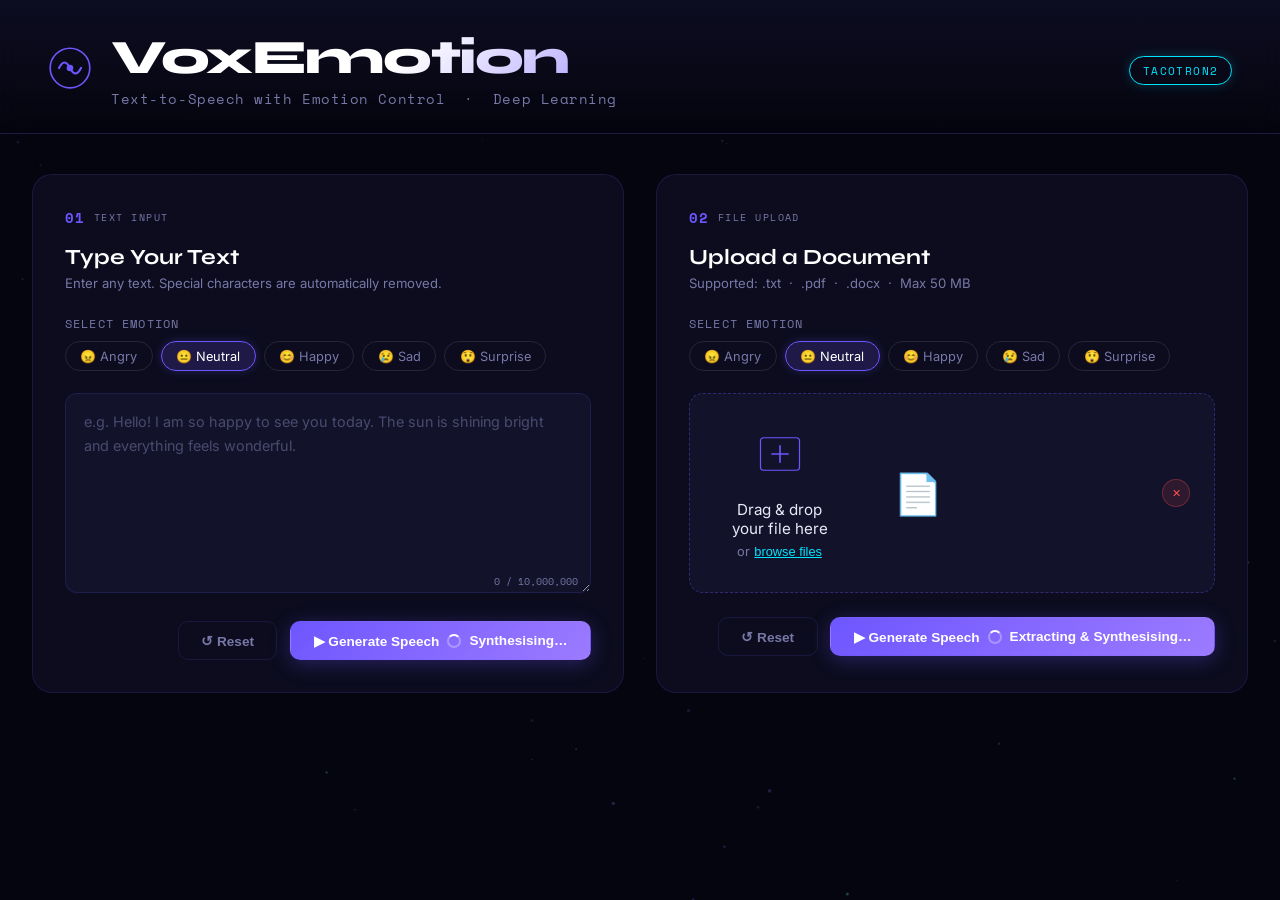
<file: templates/index.html>
<!DOCTYPE html>
<html lang="en">
<head>
  <meta charset="UTF-8" />
  <meta name="viewport" content="width=device-width, initial-scale=1.0" />
  <title>VoxEmotion – Text-to-Speech with Emotion Control</title>
  <link rel="preconnect" href="https://fonts.googleapis.com" />
  <link rel="preconnect" href="https://fonts.gstatic.com" crossorigin />
  <link href="https://fonts.googleapis.com/css2?family=Space+Mono:wght@400;700&family=Syne:wght@400;600;700;800&family=Inter:wght@300;400;500&display=swap" rel="stylesheet" />
  <link rel="stylesheet" href="/static/css/style.css" />
</head>
<body>

<!-- ░░ CANVAS BACKGROUND ░░ -->
<canvas id="bg-canvas"></canvas>

<!-- ░░ HEADER ░░ -->
<header class="site-header">
  <div class="header-inner">
    <div class="logo-mark">
      <svg viewBox="0 0 40 40" fill="none" xmlns="http://www.w3.org/2000/svg">
        <circle cx="20" cy="20" r="18" stroke="var(--accent)" stroke-width="1.5"/>
        <path d="M10 20 Q15 10 20 20 Q25 30 30 20" stroke="var(--accent)" stroke-width="2" fill="none" stroke-linecap="round"/>
        <circle cx="20" cy="20" r="3" fill="var(--accent)"/>
      </svg>
    </div>
    <div class="header-text">
      <h1 class="site-title">VoxEmotion</h1>
      <p class="site-subtitle">Text-to-Speech with Emotion Control &nbsp;·&nbsp; Deep Learning</p>
    </div>
    <div class="header-badge">Tacotron2</div>
  </div>
</header>

<!-- ░░ MAIN ░░ -->
<main class="main-grid">

  <!-- ──────────── BLOCK 1 – Text Input ──────────── -->
  <section class="card card--text" id="block-text">
    <div class="card-label"><span>01</span> Text Input</div>
    <div class="card-header">
      <h2>Type Your Text</h2>
      <p>Enter any text. Special characters are automatically removed.</p>
    </div>

    <div class="emotion-row">
      <label class="field-label">Select Emotion</label>
      <div class="emotion-chips" id="emotion-chips-text">
        <button class="chip" data-emotion="angry"   data-group="text">😠 Angry</button>
        <button class="chip chip--active" data-emotion="neutral" data-group="text">😐 Neutral</button>
        <button class="chip" data-emotion="happy"   data-group="text">😊 Happy</button>
        <button class="chip" data-emotion="sad"     data-group="text">😢 Sad</button>
        <button class="chip" data-emotion="surprise" data-group="text">😲 Surprise</button>
      </div>
    </div>

    <div class="textarea-wrap">
      <textarea
        id="text-input"
        maxlength="10000000"
        placeholder="e.g. Hello! I am so happy to see you today. The sun is shining bright and everything feels wonderful."
        spellcheck="false"
      ></textarea>
      <div class="char-counter"><span id="char-count">0</span> / 10,000,000</div>
    </div>

    <div class="card-actions">
      <button class="btn btn--ghost" id="reset-text">↺ Reset</button>
      <button class="btn btn--primary" id="submit-text">
        <span class="btn-inner">▶ Generate Speech</span>
        <span class="btn-loader" hidden>
          <span class="spin"></span> Synthesising…
        </span>
      </button>
    </div>
  </section>

  <!-- ──────────── BLOCK 2 – File Upload ──────────── -->
  <section class="card card--file" id="block-file">
    <div class="card-label"><span>02</span> File Upload</div>
    <div class="card-header">
      <h2>Upload a Document</h2>
      <p>Supported: .txt &nbsp;·&nbsp; .pdf &nbsp;·&nbsp; .docx &nbsp;·&nbsp; Max 50 MB</p>
    </div>

    <div class="emotion-row">
      <label class="field-label">Select Emotion</label>
      <div class="emotion-chips" id="emotion-chips-file">
        <button class="chip" data-emotion="angry"   data-group="file">😠 Angry</button>
        <button class="chip chip--active" data-emotion="neutral" data-group="file">😐 Neutral</button>
        <button class="chip" data-emotion="happy"   data-group="file">😊 Happy</button>
        <button class="chip" data-emotion="sad"     data-group="file">😢 Sad</button>
        <button class="chip" data-emotion="surprise" data-group="file">😲 Surprise</button>
      </div>
    </div>

    <div class="dropzone" id="dropzone">
      <input type="file" id="file-input" accept=".txt,.pdf,.docx" hidden />
      <div class="drop-content" id="drop-content">
        <div class="drop-icon">
          <svg viewBox="0 0 64 64" fill="none"><rect x="8" y="12" width="48" height="40" rx="4" stroke="var(--accent)" stroke-width="1.5"/><path d="M22 32h20M32 22v20" stroke="var(--accent)" stroke-width="2" stroke-linecap="round"/></svg>
        </div>
        <p class="drop-label">Drag & drop your file here</p>
        <p class="drop-sub">or <button class="inline-link" id="browse-btn">browse files</button></p>
      </div>
      <div class="file-selected" id="file-selected" hidden>
        <div class="file-icon">📄</div>
        <div class="file-info">
          <span class="file-name" id="selected-file-name"></span>
          <span class="file-size" id="selected-file-size"></span>
        </div>
        <button class="remove-file" id="remove-file" title="Remove">✕</button>
      </div>
    </div>

    <div class="card-actions">
      <button class="btn btn--ghost" id="reset-file">↺ Reset</button>
      <button class="btn btn--primary" id="submit-file">
        <span class="btn-inner">▶ Generate Speech</span>
        <span class="btn-loader" hidden>
          <span class="spin"></span> Extracting &amp; Synthesising…
        </span>
      </button>
    </div>
  </section>

</main>

<!-- ░░ OUTPUT PANEL ░░ -->
<section class="output-panel" id="output-panel" hidden>
  <div class="output-inner">

    <div class="output-header">
      <h2>Audio Output</h2>
      <div class="output-meta">
        <span class="meta-badge" id="meta-emotion"></span>
        <span class="meta-duration" id="meta-duration"></span>
      </div>
    </div>

    <!-- Waveform -->
    <div class="waveform-container">
      <canvas id="waveform-canvas"></canvas>
      <div class="waveform-progress" id="waveform-progress"></div>
    </div>

    <!-- Controls -->
    <div class="player-controls">
      <button class="ctrl-btn" id="btn-play" title="Play">
        <svg viewBox="0 0 24 24"><polygon points="5,3 19,12 5,21" fill="currentColor"/></svg>
      </button>
      <button class="ctrl-btn" id="btn-pause" title="Pause" hidden>
        <svg viewBox="0 0 24 24"><rect x="6" y="4" width="4" height="16" fill="currentColor"/><rect x="14" y="4" width="4" height="16" fill="currentColor"/></svg>
      </button>
      <button class="ctrl-btn ctrl-btn--sm" id="btn-stop" title="Stop">
        <svg viewBox="0 0 24 24"><rect x="4" y="4" width="16" height="16" fill="currentColor"/></svg>
      </button>
      <div class="time-display">
        <span id="time-current">0:00</span>
        <span class="time-sep">/</span>
        <span id="time-total">0:00</span>
      </div>
      <div class="seek-bar-wrap">
        <div class="seek-bar" id="seek-bar">
          <div class="seek-fill" id="seek-fill"></div>
          <div class="seek-thumb" id="seek-thumb"></div>
        </div>
      </div>
      <a class="ctrl-btn ctrl-btn--sm" id="btn-download" title="Download" download>
        <svg viewBox="0 0 24 24"><path d="M12 3v12m0 0l-4-4m4 4l4-4M3 19h18" stroke="currentColor" stroke-width="2" fill="none" stroke-linecap="round" stroke-linejoin="round"/></svg>
      </a>
    </div>

    <!-- Highlighted transcript -->
    <div class="transcript-box">
      <div class="transcript-label">Transcript</div>
      <div class="transcript-text" id="transcript-text"></div>
    </div>

  </div>
</section>

<!-- ░░ TOAST ░░ -->
<div class="toast" id="toast"></div>

<!-- hidden audio element -->
<audio id="audio-player" crossorigin="anonymous"></audio>

<script src="/static/js/app.js"></script>
</body>
</html>
</file>
<file: static/css/style.css>
/* ===================================================================
   VoxEmotion – Style Sheet
   Dark futuristic aesthetic with neon accents
   =================================================================== */

:root {
  --bg         : #05050f;
  --surface    : #0c0c1e;
  --surface-2  : #12122a;
  --border     : rgba(100, 100, 255, 0.15);
  --accent     : #6e56ff;
  --accent-2   : #00e5ff;
  --accent-3   : #ff4081;
  --text       : #e8e8f8;
  --text-muted : #7878a8;
  --success    : #00e676;
  --warn       : #ffd740;
  --error      : #ff5252;

  --angry-c    : #ff4040;
  --happy-c    : #ffd700;
  --neutral-c  : #6e56ff;
  --sad-c      : #7a7aff;
  --surprise-c : #ff8c00;

  --card-radius: 20px;
  --font-display: 'Syne', sans-serif;
  --font-mono  : 'Space Mono', monospace;
  --font-body  : 'Inter', sans-serif;
}

*, *::before, *::after { box-sizing: border-box; margin: 0; padding: 0; }

html { scroll-behavior: smooth; }

body {
  background: var(--bg);
  color: var(--text);
  font-family: var(--font-body);
  min-height: 100vh;
  overflow-x: hidden;
  position: relative;
}

/* ── Canvas BG ─────────────────────────────────────────────── */
#bg-canvas {
  position: fixed;
  inset: 0;
  z-index: 0;
  pointer-events: none;
  opacity: 0.45;
}

/* ── Header ─────────────────────────────────────────────────── */
.site-header {
  position: relative;
  z-index: 10;
  padding: 2rem 3rem 1.5rem;
  border-bottom: 1px solid var(--border);
  background: linear-gradient(180deg, rgba(14,14,35,0.95) 0%, transparent 100%);
  backdrop-filter: blur(12px);
}

.header-inner {
  max-width: 1400px;
  margin: 0 auto;
  display: flex;
  align-items: center;
  gap: 1.2rem;
}

.logo-mark svg {
  width: 44px;
  height: 44px;
  animation: pulse-ring 3s ease-in-out infinite;
}

@keyframes pulse-ring {
  0%, 100% { filter: drop-shadow(0 0 6px var(--accent)); }
  50%       { filter: drop-shadow(0 0 16px var(--accent)); }
}

.header-text { flex: 1; }

.site-title {
  font-family: var(--font-display);
  font-size: clamp(1.8rem, 4vw, 3rem);
  font-weight: 800;
  letter-spacing: -0.03em;
  background: linear-gradient(135deg, #fff 30%, var(--accent) 70%, var(--accent-2));
  -webkit-background-clip: text;
  -webkit-text-fill-color: transparent;
  background-clip: text;
  line-height: 1.1;
}

.site-subtitle {
  font-size: 0.85rem;
  color: var(--text-muted);
  font-family: var(--font-mono);
  margin-top: 0.25rem;
  letter-spacing: 0.04em;
}

.header-badge {
  font-family: var(--font-mono);
  font-size: 0.7rem;
  letter-spacing: 0.12em;
  color: var(--accent-2);
  border: 1px solid var(--accent-2);
  padding: 0.3rem 0.8rem;
  border-radius: 50px;
  text-transform: uppercase;
  box-shadow: 0 0 12px rgba(0, 229, 255, 0.2);
}

/* ── Main Grid ───────────────────────────────────────────────── */
.main-grid {
  position: relative;
  z-index: 10;
  max-width: 1400px;
  margin: 2.5rem auto;
  padding: 0 2rem;
  display: grid;
  grid-template-columns: 1fr 1fr;
  gap: 2rem;
}

@media (max-width: 900px) {
  .main-grid { grid-template-columns: 1fr; }
}

/* ── Cards ───────────────────────────────────────────────────── */
.card {
  background: var(--surface);
  border: 1px solid var(--border);
  border-radius: var(--card-radius);
  padding: 2rem;
  position: relative;
  overflow: hidden;
  transition: border-color 0.3s, box-shadow 0.3s;
}

.card::before {
  content: '';
  position: absolute;
  inset: 0;
  border-radius: inherit;
  opacity: 0;
  transition: opacity 0.3s;
  pointer-events: none;
}

.card--text::before {
  background: radial-gradient(circle at top left, rgba(110, 86, 255, 0.08) 0%, transparent 60%);
}
.card--file::before {
  background: radial-gradient(circle at top right, rgba(0, 229, 255, 0.07) 0%, transparent 60%);
}

.card:hover { border-color: rgba(110, 86, 255, 0.35); box-shadow: 0 0 40px rgba(110, 86, 255, 0.08); }
.card:hover::before { opacity: 1; }

.card-label {
  font-family: var(--font-mono);
  font-size: 0.65rem;
  letter-spacing: 0.14em;
  text-transform: uppercase;
  color: var(--text-muted);
  margin-bottom: 1rem;
  display: flex;
  align-items: center;
  gap: 0.5rem;
}

.card-label span {
  color: var(--accent);
  font-size: 0.9rem;
  font-weight: 700;
}

.card-header { margin-bottom: 1.5rem; }
.card-header h2 {
  font-family: var(--font-display);
  font-size: 1.35rem;
  font-weight: 700;
  color: #fff;
  margin-bottom: 0.3rem;
}
.card-header p { font-size: 0.82rem; color: var(--text-muted); }

/* ── Emotion Chips ───────────────────────────────────────────── */
.field-label {
  display: block;
  font-size: 0.72rem;
  font-family: var(--font-mono);
  letter-spacing: 0.1em;
  text-transform: uppercase;
  color: var(--text-muted);
  margin-bottom: 0.6rem;
}

.emotion-row { margin-bottom: 1.4rem; }

.emotion-chips {
  display: flex;
  flex-wrap: wrap;
  gap: 0.5rem;
}

.chip {
  font-family: var(--font-body);
  font-size: 0.8rem;
  padding: 0.4rem 0.9rem;
  border-radius: 50px;
  border: 1px solid rgba(255,255,255,0.1);
  background: transparent;
  color: var(--text-muted);
  cursor: pointer;
  transition: all 0.2s;
}
.chip:hover { border-color: var(--accent); color: #fff; }

.chip--active           { border-color: var(--accent); color: #fff; background: rgba(110,86,255,0.18); box-shadow: 0 0 10px rgba(110,86,255,0.25); }
.chip--active[data-emotion="angry"]    { border-color: var(--angry-c);    background: rgba(255,64,64,0.15);    box-shadow: 0 0 10px rgba(255,64,64,0.2); }
.chip--active[data-emotion="happy"]    { border-color: var(--happy-c);    background: rgba(255,215,0,0.12);    box-shadow: 0 0 10px rgba(255,215,0,0.2); }
.chip--active[data-emotion="neutral"]  { border-color: var(--neutral-c);  background: rgba(110,86,255,0.18);   box-shadow: 0 0 10px rgba(110,86,255,0.25); }
.chip--active[data-emotion="sad"]      { border-color: var(--sad-c);      background: rgba(122,122,255,0.15);  box-shadow: 0 0 10px rgba(122,122,255,0.2); }
.chip--active[data-emotion="surprise"] { border-color: var(--surprise-c); background: rgba(255,140,0,0.13);    box-shadow: 0 0 10px rgba(255,140,0,0.2); }

/* ── Textarea ────────────────────────────────────────────────── */
.textarea-wrap {
  position: relative;
  margin-bottom: 1.5rem;
}

textarea {
  width: 100%;
  min-height: 200px;
  background: var(--surface-2);
  border: 1px solid var(--border);
  border-radius: 12px;
  color: var(--text);
  font-family: var(--font-body);
  font-size: 0.9rem;
  line-height: 1.65;
  padding: 1rem 1.1rem;
  resize: vertical;
  transition: border-color 0.2s, box-shadow 0.2s;
  outline: none;
}

textarea:focus {
  border-color: var(--accent);
  box-shadow: 0 0 0 3px rgba(110, 86, 255, 0.15);
}

textarea::placeholder { color: rgba(120, 120, 168, 0.55); }

.char-counter {
  position: absolute;
  bottom: 0.5rem;
  right: 0.8rem;
  font-family: var(--font-mono);
  font-size: 0.65rem;
  color: var(--text-muted);
}

/* ── Dropzone ────────────────────────────────────────────────── */
.dropzone {
  border: 1.5px dashed rgba(110, 86, 255, 0.35);
  border-radius: 14px;
  min-height: 200px;
  display: flex;
  align-items: center;
  justify-content: center;
  cursor: pointer;
  transition: all 0.2s;
  margin-bottom: 1.5rem;
  background: var(--surface-2);
  position: relative;
  overflow: hidden;
}

.dropzone.drag-over {
  border-color: var(--accent-2);
  background: rgba(0, 229, 255, 0.05);
  box-shadow: 0 0 24px rgba(0, 229, 255, 0.12);
}

.drop-content {
  text-align: center;
  padding: 2rem;
}

.drop-icon svg { width: 52px; height: 52px; margin-bottom: 1rem; }

.drop-label {
  font-size: 0.95rem;
  color: var(--text);
  margin-bottom: 0.4rem;
}

.drop-sub { font-size: 0.8rem; color: var(--text-muted); }

.inline-link {
  background: none;
  border: none;
  color: var(--accent-2);
  cursor: pointer;
  text-decoration: underline;
  font-size: inherit;
}

.file-selected {
  display: flex;
  align-items: center;
  gap: 1rem;
  padding: 1.5rem;
  width: 100%;
}

.file-icon { font-size: 2.5rem; }

.file-info { flex: 1; }
.file-name { display: block; font-size: 0.9rem; color: var(--text); font-weight: 500; word-break: break-all; }
.file-size { display: block; font-size: 0.75rem; color: var(--text-muted); margin-top: 0.2rem; }

.remove-file {
  background: rgba(255,82,82,0.12);
  border: 1px solid rgba(255,82,82,0.3);
  color: var(--error);
  border-radius: 50%;
  width: 28px;
  height: 28px;
  cursor: pointer;
  font-size: 0.7rem;
  display: flex;
  align-items: center;
  justify-content: center;
  transition: background 0.2s;
}
.remove-file:hover { background: rgba(255,82,82,0.25); }

/* ── Buttons ─────────────────────────────────────────────────── */
.card-actions {
  display: flex;
  gap: 0.8rem;
  justify-content: flex-end;
  align-items: center;
}

.btn {
  display: inline-flex;
  align-items: center;
  gap: 0.5rem;
  border-radius: 10px;
  border: 1px solid transparent;
  padding: 0.65rem 1.4rem;
  font-size: 0.85rem;
  font-weight: 600;
  cursor: pointer;
  transition: all 0.2s;
  white-space: nowrap;
}

.btn--primary {
  background: linear-gradient(135deg, var(--accent), #9c7bff);
  color: #fff;
  box-shadow: 0 4px 20px rgba(110, 86, 255, 0.3);
}
.btn--primary:hover {
  box-shadow: 0 6px 28px rgba(110, 86, 255, 0.5);
  transform: translateY(-1px);
}
.btn--primary:active { transform: translateY(0); }
.btn--primary:disabled { opacity: 0.55; cursor: not-allowed; transform: none; }

.btn--ghost {
  background: transparent;
  border-color: var(--border);
  color: var(--text-muted);
}
.btn--ghost:hover { border-color: var(--accent); color: var(--text); }

.btn-loader { display: flex; align-items: center; gap: 0.5rem; }

.spin {
  display: inline-block;
  width: 14px;
  height: 14px;
  border: 2px solid rgba(255,255,255,0.3);
  border-top-color: #fff;
  border-radius: 50%;
  animation: spin 0.6s linear infinite;
}

@keyframes spin { to { transform: rotate(360deg); } }

/* ── Output Panel ────────────────────────────────────────────── */
.output-panel {
  position: relative;
  z-index: 10;
  max-width: 1400px;
  margin: 0 auto 4rem;
  padding: 0 2rem;
}

.output-inner {
  background: var(--surface);
  border: 1px solid var(--border);
  border-radius: var(--card-radius);
  padding: 2rem;
  animation: slide-up 0.4s ease-out;
}

@keyframes slide-up {
  from { opacity: 0; transform: translateY(30px); }
  to   { opacity: 1; transform: translateY(0); }
}

.output-header {
  display: flex;
  align-items: center;
  justify-content: space-between;
  margin-bottom: 1.5rem;
  flex-wrap: wrap;
  gap: 0.8rem;
}

.output-header h2 {
  font-family: var(--font-display);
  font-size: 1.3rem;
  font-weight: 700;
  color: #fff;
}

.output-meta { display: flex; gap: 0.8rem; align-items: center; }

.meta-badge {
  font-family: var(--font-mono);
  font-size: 0.7rem;
  letter-spacing: 0.1em;
  text-transform: uppercase;
  padding: 0.25rem 0.75rem;
  border-radius: 50px;
  border: 1px solid var(--accent);
  color: var(--accent);
}

.meta-duration {
  font-family: var(--font-mono);
  font-size: 0.75rem;
  color: var(--text-muted);
}

/* ── Waveform ────────────────────────────────────────────────── */
.waveform-container {
  position: relative;
  height: 100px;
  background: var(--surface-2);
  border-radius: 12px;
  overflow: hidden;
  margin-bottom: 1.2rem;
  cursor: pointer;
}

#waveform-canvas {
  width: 100%;
  height: 100%;
  display: block;
}

.waveform-progress {
  position: absolute;
  inset: 0;
  background: linear-gradient(90deg, rgba(110, 86, 255, 0.18) 0%, transparent 100%);
  width: 0%;
  transition: width 0.1s linear;
  pointer-events: none;
}

/* ── Player Controls ─────────────────────────────────────────── */
.player-controls {
  display: flex;
  align-items: center;
  gap: 1rem;
  margin-bottom: 1.5rem;
  flex-wrap: wrap;
}

.ctrl-btn {
  display: flex;
  align-items: center;
  justify-content: center;
  width: 44px;
  height: 44px;
  border-radius: 50%;
  border: 1px solid var(--border);
  background: var(--surface-2);
  color: var(--text);
  cursor: pointer;
  transition: all 0.2s;
  text-decoration: none;
  flex-shrink: 0;
}

.ctrl-btn svg { width: 16px; height: 16px; }
.ctrl-btn:hover { background: var(--accent); border-color: var(--accent); color: #fff; box-shadow: 0 0 16px rgba(110,86,255,0.4); }

.ctrl-btn--sm { width: 36px; height: 36px; }
.ctrl-btn--sm svg { width: 14px; height: 14px; }

#btn-play, #btn-pause {
  width: 52px; height: 52px;
  background: linear-gradient(135deg, var(--accent), #9c7bff);
  border-color: transparent;
}
#btn-play svg, #btn-pause svg { width: 18px; height: 18px; }

.time-display {
  font-family: var(--font-mono);
  font-size: 0.8rem;
  color: var(--text-muted);
  display: flex;
  align-items: center;
  gap: 0.25rem;
  white-space: nowrap;
}
.time-sep { color: rgba(120,120,168,0.4); }

.seek-bar-wrap { flex: 1; min-width: 100px; }

.seek-bar {
  height: 5px;
  background: var(--surface-2);
  border-radius: 50px;
  position: relative;
  cursor: pointer;
  border: 1px solid var(--border);
}

.seek-fill {
  position: absolute;
  left: 0; top: 0; bottom: 0;
  background: linear-gradient(90deg, var(--accent), var(--accent-2));
  border-radius: inherit;
  width: 0%;
  pointer-events: none;
}

.seek-thumb {
  position: absolute;
  top: 50%;
  transform: translate(-50%, -50%);
  width: 13px; height: 13px;
  border-radius: 50%;
  background: #fff;
  box-shadow: 0 0 8px rgba(110,86,255,0.7);
  left: 0%;
  pointer-events: none;
  transition: box-shadow 0.2s;
}

/* ── Transcript ──────────────────────────────────────────────── */
.transcript-box {
  background: var(--surface-2);
  border: 1px solid var(--border);
  border-radius: 12px;
  padding: 1.2rem 1.5rem;
  max-height: 250px;
  overflow-y: auto;
}

.transcript-label {
  font-family: var(--font-mono);
  font-size: 0.65rem;
  letter-spacing: 0.12em;
  text-transform: uppercase;
  color: var(--text-muted);
  margin-bottom: 0.8rem;
}

.transcript-text {
  font-size: 0.9rem;
  line-height: 1.8;
  color: var(--text-muted);
}

.transcript-text .word {
  display: inline;
  transition: background 0.15s, color 0.15s;
  border-radius: 3px;
  padding: 0 1px;
}

.transcript-text .word.highlight {
  background: var(--accent);
  color: #fff;
}

.transcript-text .word.done {
  color: var(--text);
}

/* ── Toast ───────────────────────────────────────────────────── */
.toast {
  position: fixed;
  bottom: 2rem;
  right: 2rem;
  z-index: 1000;
  background: var(--surface);
  border: 1px solid var(--border);
  border-radius: 12px;
  padding: 0.9rem 1.4rem;
  font-size: 0.85rem;
  max-width: 320px;
  opacity: 0;
  transform: translateY(12px);
  transition: opacity 0.25s, transform 0.25s;
  pointer-events: none;
}

.toast.show {
  opacity: 1;
  transform: translateY(0);
  pointer-events: auto;
}

.toast.toast--success { border-color: var(--success); color: var(--success); }
.toast.toast--error   { border-color: var(--error);   color: var(--error);   }
.toast.toast--info    { border-color: var(--accent);  color: var(--text);    }

/* ── Scrollbar ───────────────────────────────────────────────── */
::-webkit-scrollbar       { width: 6px; height: 6px; }
::-webkit-scrollbar-track { background: var(--surface); }
::-webkit-scrollbar-thumb { background: rgba(110,86,255,0.35); border-radius: 50px; }
::-webkit-scrollbar-thumb:hover { background: var(--accent); }

/* ── Responsive ──────────────────────────────────────────────── */
@media (max-width: 600px) {
  .site-header { padding: 1.2rem 1.2rem 1rem; }
  .main-grid   { padding: 0 1rem; margin: 1.5rem auto; }
  .output-panel{ padding: 0 1rem; }
  .card        { padding: 1.4rem 1.2rem; }
  .player-controls { gap: 0.6rem; }
}
</file>
